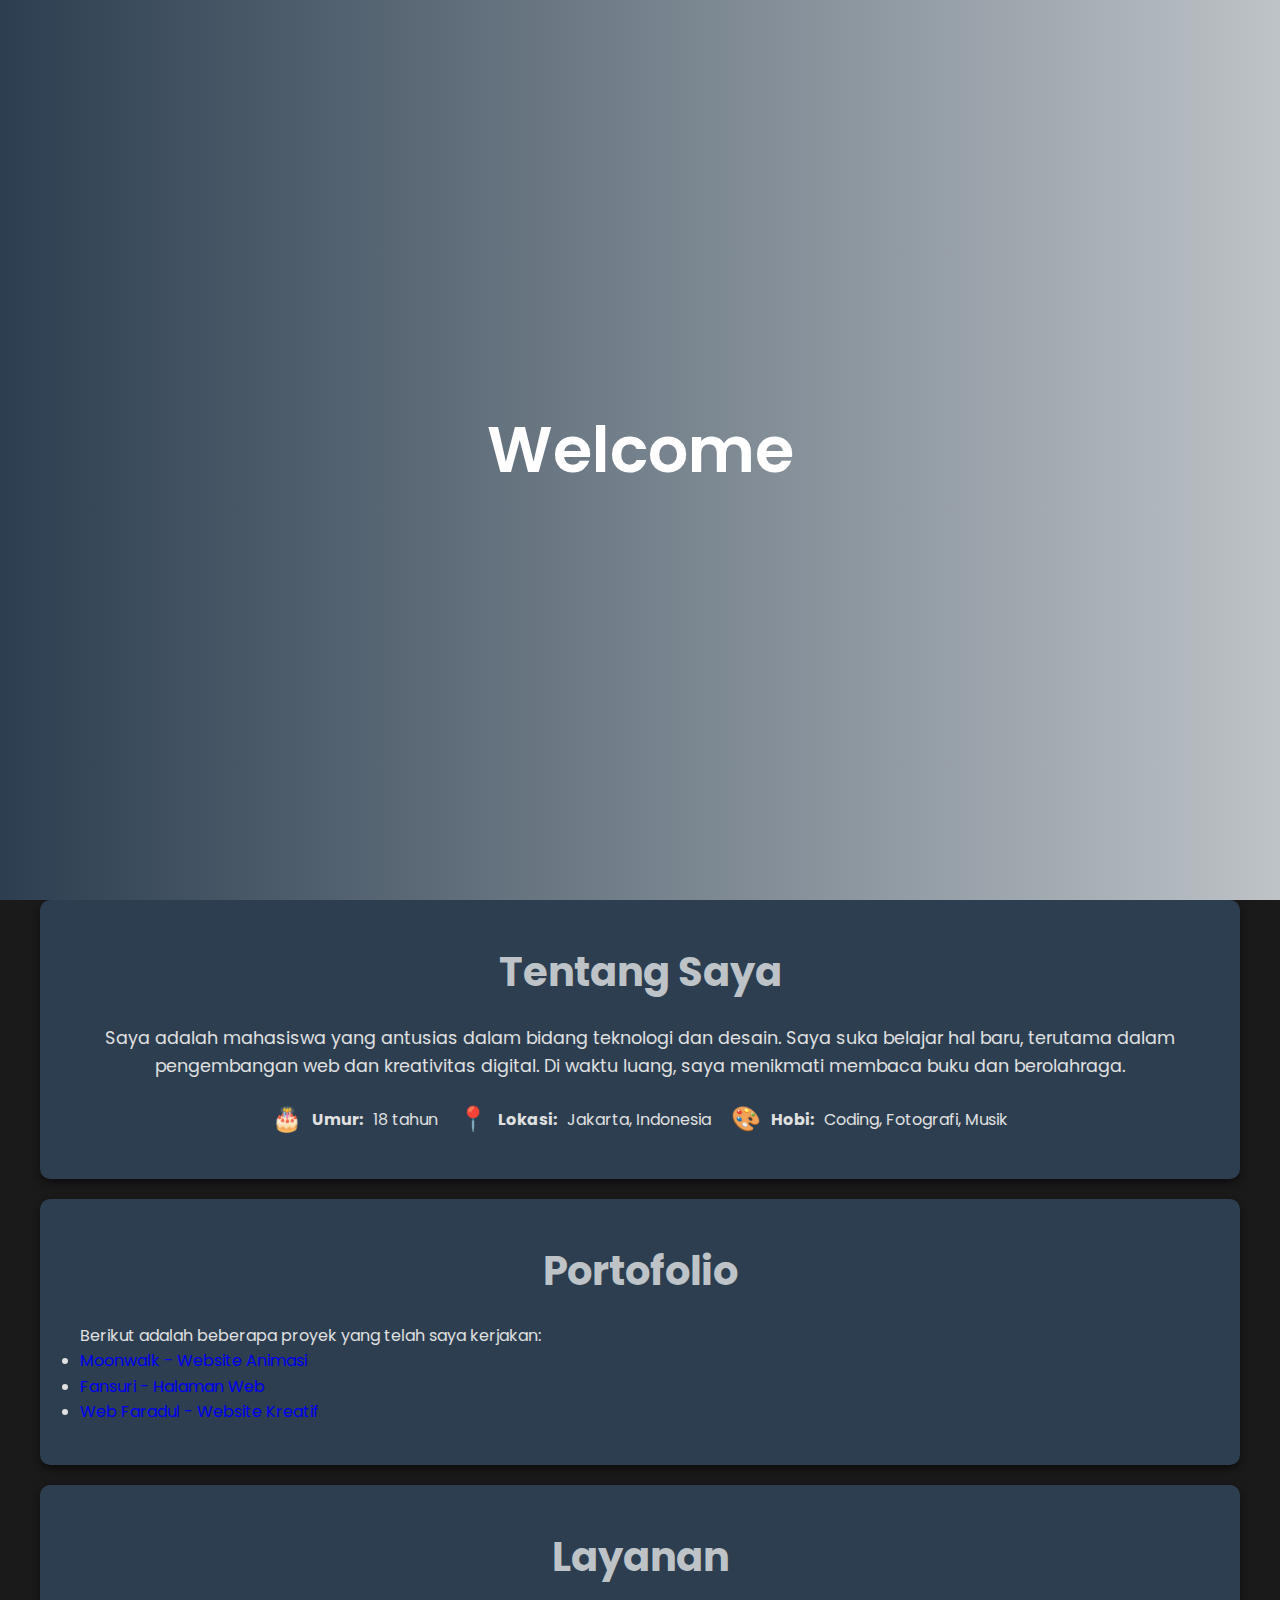
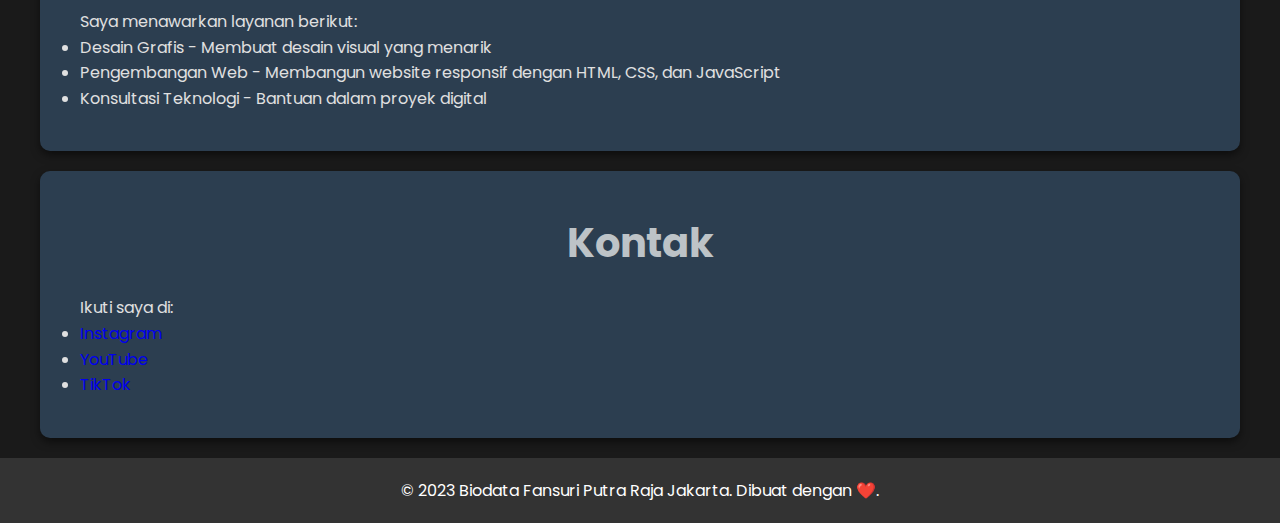
<file: index.html>
<!DOCTYPE html>
<html lang="id" style="scroll-behavior: smooth;">
<head>
    <meta charset="UTF-8" />
    <title>Landing Page Fansuri Putra Raja Jakarta</title>
    <meta name="viewport" content="width=device-width, initial-scale=1.0">
    <link href="https://fonts.googleapis.com/css2?family=Poppins:wght@300;400;600&display=swap" rel="stylesheet">
    <style>
        * {
            padding: 0;
            margin: 0;
            box-sizing: border-box;
            text-decoration: none;
        }
        body {
            font-family: 'Poppins', sans-serif;
            line-height: 1.6;
            color: #e0e0e0;
            background-color: #1a1a1a;
        }
        .welcome-screen {
            position: fixed;
            top: 0;
            left: 0;
            width: 100%;
            height: 100vh;
            background: linear-gradient(to right, #2c3e50 0%, #bdc3c7 100%);
            color: white;
            display: flex;
            justify-content: center;
            align-items: center;
            z-index: 2000;
            animation: fadeOut 3s ease-in-out 2s forwards;
        }
        .welcome-screen h1 {
            font-size: 4rem;
            font-weight: 600;
            text-align: center;
        }
        @keyframes fadeOut {
            0% { opacity: 1; transform: translateY(0); }
            100% { opacity: 0; transform: translateY(-100px); }
        }
        .home {
            background: linear-gradient(to right, #2c3e50 0%, #bdc3c7 100%);
            color: white;
            padding: 100px 20px;
            text-align: center;
            min-height: 100vh;
            display: flex;
            flex-direction: column;
            justify-content: center;
        }
        .topbar {
            position: fixed;
            top: 0;
            width: 100%;
            background: rgba(0, 0, 0, 0.8);
            padding: 10px 20px;
            display: flex;
            justify-content: space-between;
            align-items: center;
            z-index: 1000;
        }
        .logo {
            font-size: 24px;
            font-weight: 600;
        }
        .navbar {
            display: flex;
        }
        .navbar a {
            color: white;
            margin: 0 15px;
            font-weight: 400;
            transition: color 0.3s;
        }
        .navbar a:hover, .navbar a.active {
            color: #ffd700;
        }
        .hero-content h1 {
            font-size: 3rem;
            margin-bottom: 20px;
        }
        .hero-content p {
            font-size: 1.2rem;
            margin-bottom: 30px;
        }
        .cta-button {
            display: inline-block;
            background: #ffd700;
            color: #2c3e50;
            padding: 15px 30px;
            font-size: 1.1rem;
            font-weight: 600;
            border-radius: 5px;
            text-decoration: none;
            transition: background 0.3s;
        }
        .cta-button:hover {
            background: #e6c200;
        }
        .hero-content .image-container {
            width: 150px;
            height: 150px;
            margin: 0 auto 20px auto;
            border: 5px solid white;
        }
        .hero-content img {
            width: 100%;
            height: 100%;
            object-fit: cover;
        }
        section {
            padding: 80px 20px;
            max-width: 1200px;
            margin: 0 auto;
        }
        section h2 {
            font-size: 2.5rem;
            margin-bottom: 20px;
            text-align: center;
            color: #bdc3c7;
        }
        .tentang, .portofolio, .layanan, .kontak {
            background: #2c3e50;
            margin-bottom: 20px;
            border-radius: 10px;
            box-shadow: 0 4px 8px rgba(0,0,0,0.5);
            padding: 40px;
            color: #e0e0e0;
        }
        .tentang p {
            font-size: 1.1rem;
            text-align: center;
        }
        .details {
            display: flex;
            justify-content: center;
            gap: 20px;
            margin-top: 20px;
        }
        .detail-item {
            display: flex;
            align-items: center;
            gap: 10px;
            font-size: 1rem;
        }
        .icon {
            font-size: 1.5rem;
        }
        .pendidikan ul, .keterampilan ul {
            list-style: none;
            padding: 0;
        }
        .pendidikan li, .keterampilan li {
            background: #34495e;
            margin: 10px 0;
            padding: 15px;
            border-left: 5px solid #bdc3c7;
            color: #e0e0e0;
        }
        footer {
            background: #333;
            color: white;
            text-align: center;
            padding: 20px;
        }
        /* Tablet */
        @media (max-width: 1024px) {
            .hero-content h1 {
                font-size: 2.5rem;
            }
            .hero-content p {
                font-size: 1.1rem;
            }
            .hero-content img {
                width: 120px;
                height: 120px;
            }
            section h2 {
                font-size: 2.2rem;
            }
            .tentang, .portofolio, .layanan, .kontak {
                padding: 30px;
            }
        }
        /* Mobile */
        @media (max-width: 768px) {
            .topbar {
                flex-direction: column;
                padding: 10px;
            }
            .navbar {
                flex-wrap: wrap;
                justify-content: center;
            }
            .navbar a {
                margin: 5px 10px;
                font-size: 14px;
            }
            .hero-content h1 {
                font-size: 2rem;
            }
            .hero-content p {
                font-size: 1rem;
            }
            .hero-content img {
                width: 100px;
                height: 100px;
            }
            section {
                padding: 60px 10px;
            }
            section h2 {
                font-size: 2rem;
            }
            .tentang, .portofolio, .layanan, .kontak {
                padding: 20px;
            }
            .tentang p {
                font-size: 1rem;
            }
            .details {
                flex-direction: column;
                gap: 10px;
            }
            .pendidikan li, .keterampilan li {
                padding: 10px;
            }
        }
        /* Small Mobile */
        @media (max-width: 480px) {
            .welcome-screen h1 {
                font-size: 2.5rem;
            }
            .logo {
                font-size: 18px;
            }
            .navbar a {
                margin: 5px;
                font-size: 12px;
            }
            .hero-content h1 {
                font-size: 1.5rem;
            }
            .hero-content p {
                font-size: 0.9rem;
            }
            .hero-content img {
                width: 80px;
                height: 80px;
            }
            section h2 {
                font-size: 1.8rem;
            }
            .tentang, .portofolio, .layanan, .kontak {
                padding: 15px;
                margin-bottom: 15px;
            }
            .pendidikan li, .keterampilan li {
                padding: 8px;
                font-size: 14px;
            }
            footer {
                padding: 15px;
                font-size: 14px;
            }
        }
    </style>
</head>
<body>
    <!-- Welcome Screen -->
    <div class="welcome-screen" id="welcome-screen">
        <h1>Welcome</h1>
    </div>

    <!-- Home -->
    <div class="home" id="home">
        <div class="topbar">
            <div class="logo">Fansuri Putra Raja Jakarta</div>
            <div class="navbar">
                <a href="#tentang">Tentang</a>
                <a href="#portofolio">Portofolio</a>
                <a href="#layanan">Layanan</a>
                <a href="#kontak">Kontak</a>
            </div>
        </div>
        <div class="hero-content">
            <div class="image-container">
                <img src="img/ini_gambar.jpeg" alt="Foto Profil Fansuri Putra Raja Jakarta">
            </div>
            <h1>Fansuri Putra Raja Jakarta - Web Developer & Designer</h1>
            <p>Saya adalah mahasiswa yang antusias dalam pengembangan web dan desain grafis. Mari lihat portofolio saya dan hubungi saya untuk proyek menarik!</p>
            <a href="#portofolio" class="cta-button">Lihat Portofolio</a>
        </div>
    </div>

    <!-- Tentang -->
    <section id="tentang" class="tentang">
        <h2>Tentang Saya</h2>
        <p>Saya adalah mahasiswa yang antusias dalam bidang teknologi dan desain. Saya suka belajar hal baru, terutama dalam pengembangan web dan kreativitas digital. Di waktu luang, saya menikmati membaca buku dan berolahraga.</p>
        <div class="details">
            <div class="detail-item">
                <span class="icon">🎂</span>
                <strong>Umur:</strong> 18 tahun
            </div>
            <div class="detail-item">
                <span class="icon">📍</span>
                <strong>Lokasi:</strong> Jakarta, Indonesia
            </div>
            <div class="detail-item">
                <span class="icon">🎨</span>
                <strong>Hobi:</strong> Coding, Fotografi, Musik
            </div>
        </div>
    </section>

    <!-- Portofolio -->
    <section id="portofolio" class="portofolio">
        <h2>Portofolio</h2>
        <p>Berikut adalah beberapa proyek yang telah saya kerjakan:</p>
        <ul>
            <li><a href="moonwalk/index.html" target="_blank">Moonwalk - Website Animasi</a></li>
            <li><a href="web/fansuri.html" target="_blank">Fansuri - Halaman Web</a></li>
            <li><a href="web_faradul/index.html" target="_blank">Web Faradul - Website Kreatif</a></li>
        </ul>
    </section>

    <!-- Layanan -->
    <section id="layanan" class="layanan">
        <h2>Layanan</h2>
        <p>Saya menawarkan layanan berikut:</p>
        <ul>
            <li>Desain Grafis - Membuat desain visual yang menarik</li>
            <li>Pengembangan Web - Membangun website responsif dengan HTML, CSS, dan JavaScript</li>
            <li>Konsultasi Teknologi - Bantuan dalam proyek digital</li>
        </ul>
    </section>

    <!-- Kontak -->
    <section id="kontak" class="kontak">
        <h2>Kontak</h2>
        <p>Ikuti saya di:</p>
        <ul>
            <li><a href="https://www.instagram.com/fansuri_raja?igsh=MWlqMHpiaHM4NDZidw==" target="_blank">Instagram</a></li>
            <li><a href="https://youtube.com/@fansuriraja?si=v68B24B1az9a6K25" target="_blank">YouTube</a></li>
            <li><a href="https://www.tiktok.com/@leax_want?_r=1&_t=ZS-91JTlrd1nDM" target="_blank">TikTok</a></li>
        </ul>
    </section>

    <!-- Footer -->
    <footer>
        <p>&copy; 2023 Biodata Fansuri Putra Raja Jakarta. Dibuat dengan ❤️.</p>
    </footer>

    <script>
        // Remove welcome screen after animation ends
        const welcomeScreen = document.getElementById('welcome-screen');
        welcomeScreen.addEventListener('animationend', () => {
            welcomeScreen.remove();
        });

        // Function to reveal image on hover or touch
        const img = document.querySelector('.hero-content .image-container img');
        img.addEventListener('mouseenter', () => {
            img.classList.add('revealed');
        });
        img.addEventListener('mouseleave', () => {
            img.classList.remove('revealed');
        });
        img.addEventListener('touchstart', () => {
            img.classList.add('revealed');
        });
        img.addEventListener('touchend', () => {
            img.classList.remove('revealed');
        });

        // Simple script to highlight active navbar link on scroll
        window.addEventListener('scroll', () => {
            const sections = document.querySelectorAll('section');
            const navLinks = document.querySelectorAll('.navbar a');
            let current = '';
            sections.forEach(section => {
                const sectionTop = section.offsetTop;
                if (pageYOffset >= sectionTop - 60) {
                    current = section.getAttribute('id');
                }
            });
            navLinks.forEach(link => {
                link.classList.remove('active');
                if (link.getAttribute('href').includes(current)) {
                    link.classList.add('active');
                }
            });
        });
    </script>
</body>
</html>
</file>
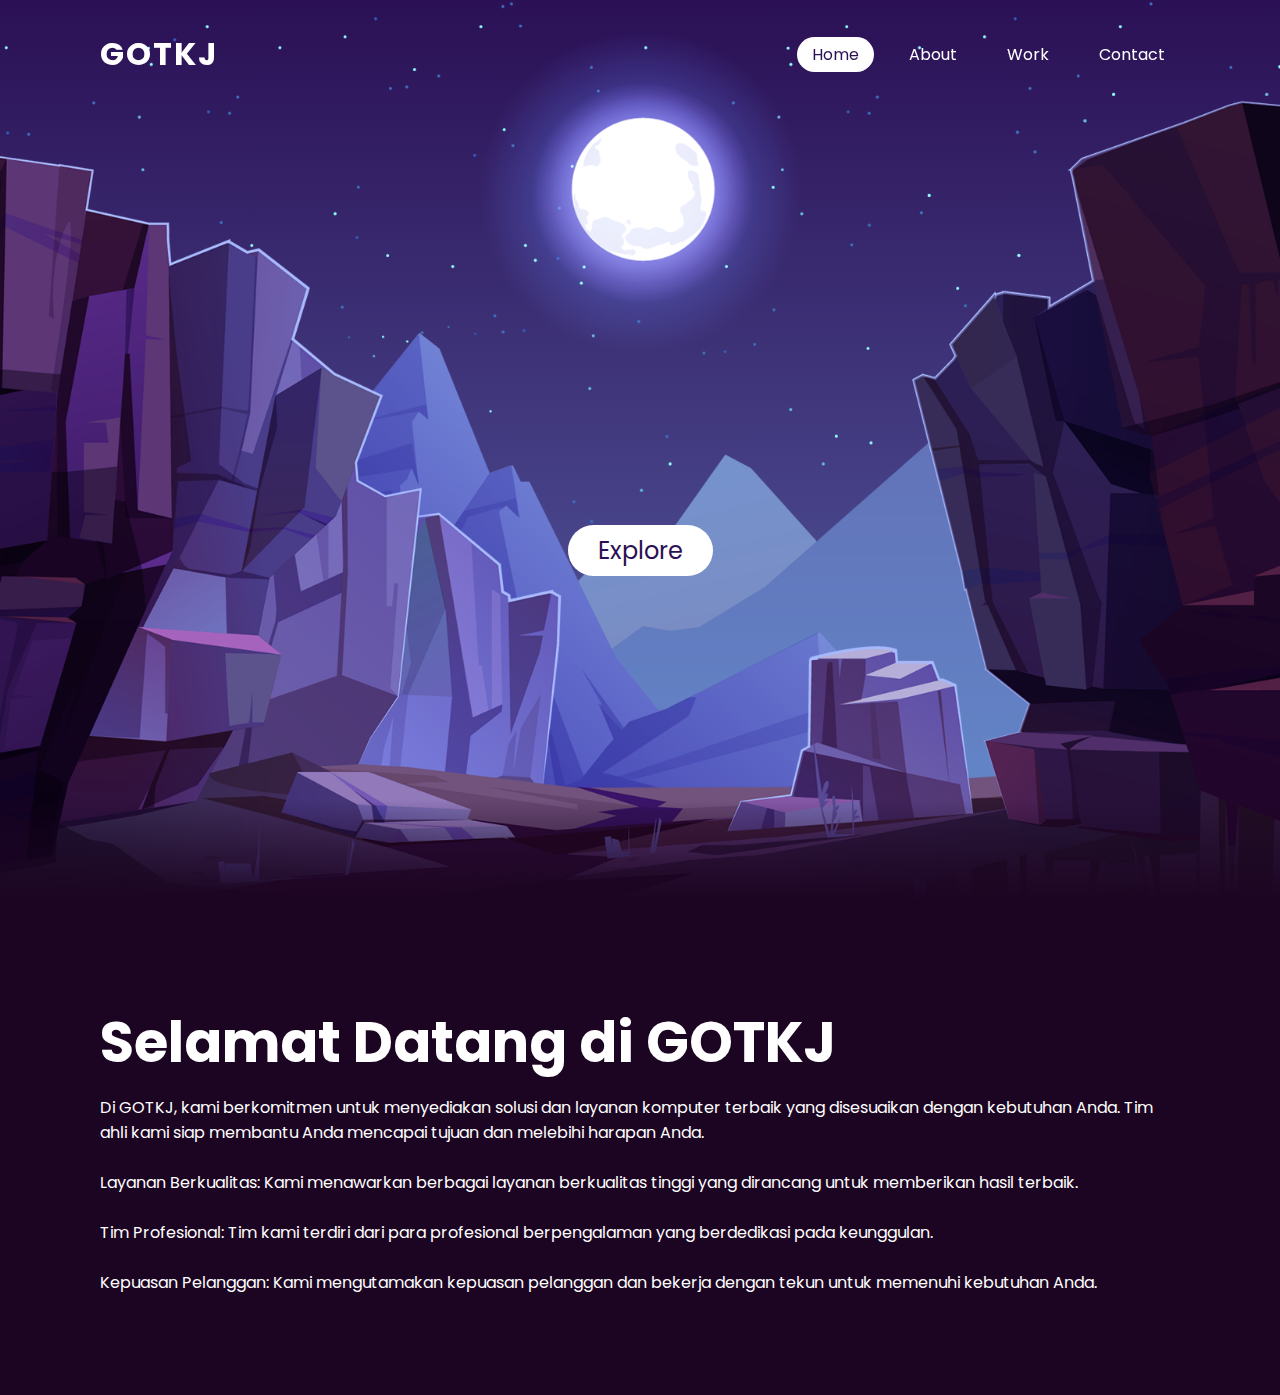
<file: moonwalk/index.html>
<!DOCTYPE html>
<html>
<head>
    <title>Praktek Company Profile</title>
    <link rel="stylesheet" type="text/css" href="style.css">
</head>
<body>
    <Header>
        <a href="#" class="logo">GOTKJ</a>
        <ul>
            <li><a href="index.html" class="active">Home</a></li>
            <li><a href="about.html">About</a></li>
            <li><a href="work.html">Work</a></li>
            <li><a href="contack.html">Contact</a></li>
        </ul>
    </Header>
    <section>
        <img src="stars.png" id="stars">
        <img src="moon.png" id="moon">
        <img src="mountains_behind.png" id="mountains_behind">
        <h2 id="text">GO TKJ</h2>
        <a href="#sec" id="btn">Explore</a>
        <img src="mountains_front.png" id="mountains_front">
    </section>
    <div class="sec" id="sec">
        <h2>Selamat Datang di GOTKJ</h2>
        <p> Di GOTKJ, kami berkomitmen untuk menyediakan solusi dan layanan komputer terbaik yang disesuaikan
             dengan kebutuhan Anda. Tim ahli kami siap membantu Anda mencapai tujuan dan melebihi harapan Anda.<br><br>Layanan Berkualitas: Kami 
            menawarkan berbagai layanan berkualitas tinggi yang dirancang untuk memberikan hasil terbaik.<br><br>
            Tim Profesional: Tim kami terdiri dari para profesional berpengalaman yang berdedikasi pada keunggulan.<br><br>
            Kepuasan Pelanggan: Kami mengutamakan kepuasan pelanggan dan bekerja dengan tekun untuk memenuhi kebutuhan Anda.
        </p>
    </div>

    <script>
        let stars = document.getElementById('stars');
        let moon = document.getElementById('moon');
        let mountains_behind = document.getElementById('mountains_behind');
        let text = document.getElementById('text');
        let btn = document.getElementById('btn');
        let mountains_front = document.getElementById('mountains_front');
        let header = document.querySelector('header');

        window.addEventListener('scroll', function(){
            let value = window.scrollY;
            stars.style.left = value * 0.25 + 'px';
            moon.style.top = value * 1.05 + 'px';
            mountains_behind.style.top = value * 0.5 + 'px';
            mountains_front.style.top = value * 0 + 'px';
            text.style.marginRight = value * 4 + 'px';
            text.style.margintop = value * 1.5 + 'px';
            btn.style.margintop = value * 1.5 + 'px';
            header.style.top = value * 0.5 + 'px';
        })
    </script>
</body>
</html>
</file>
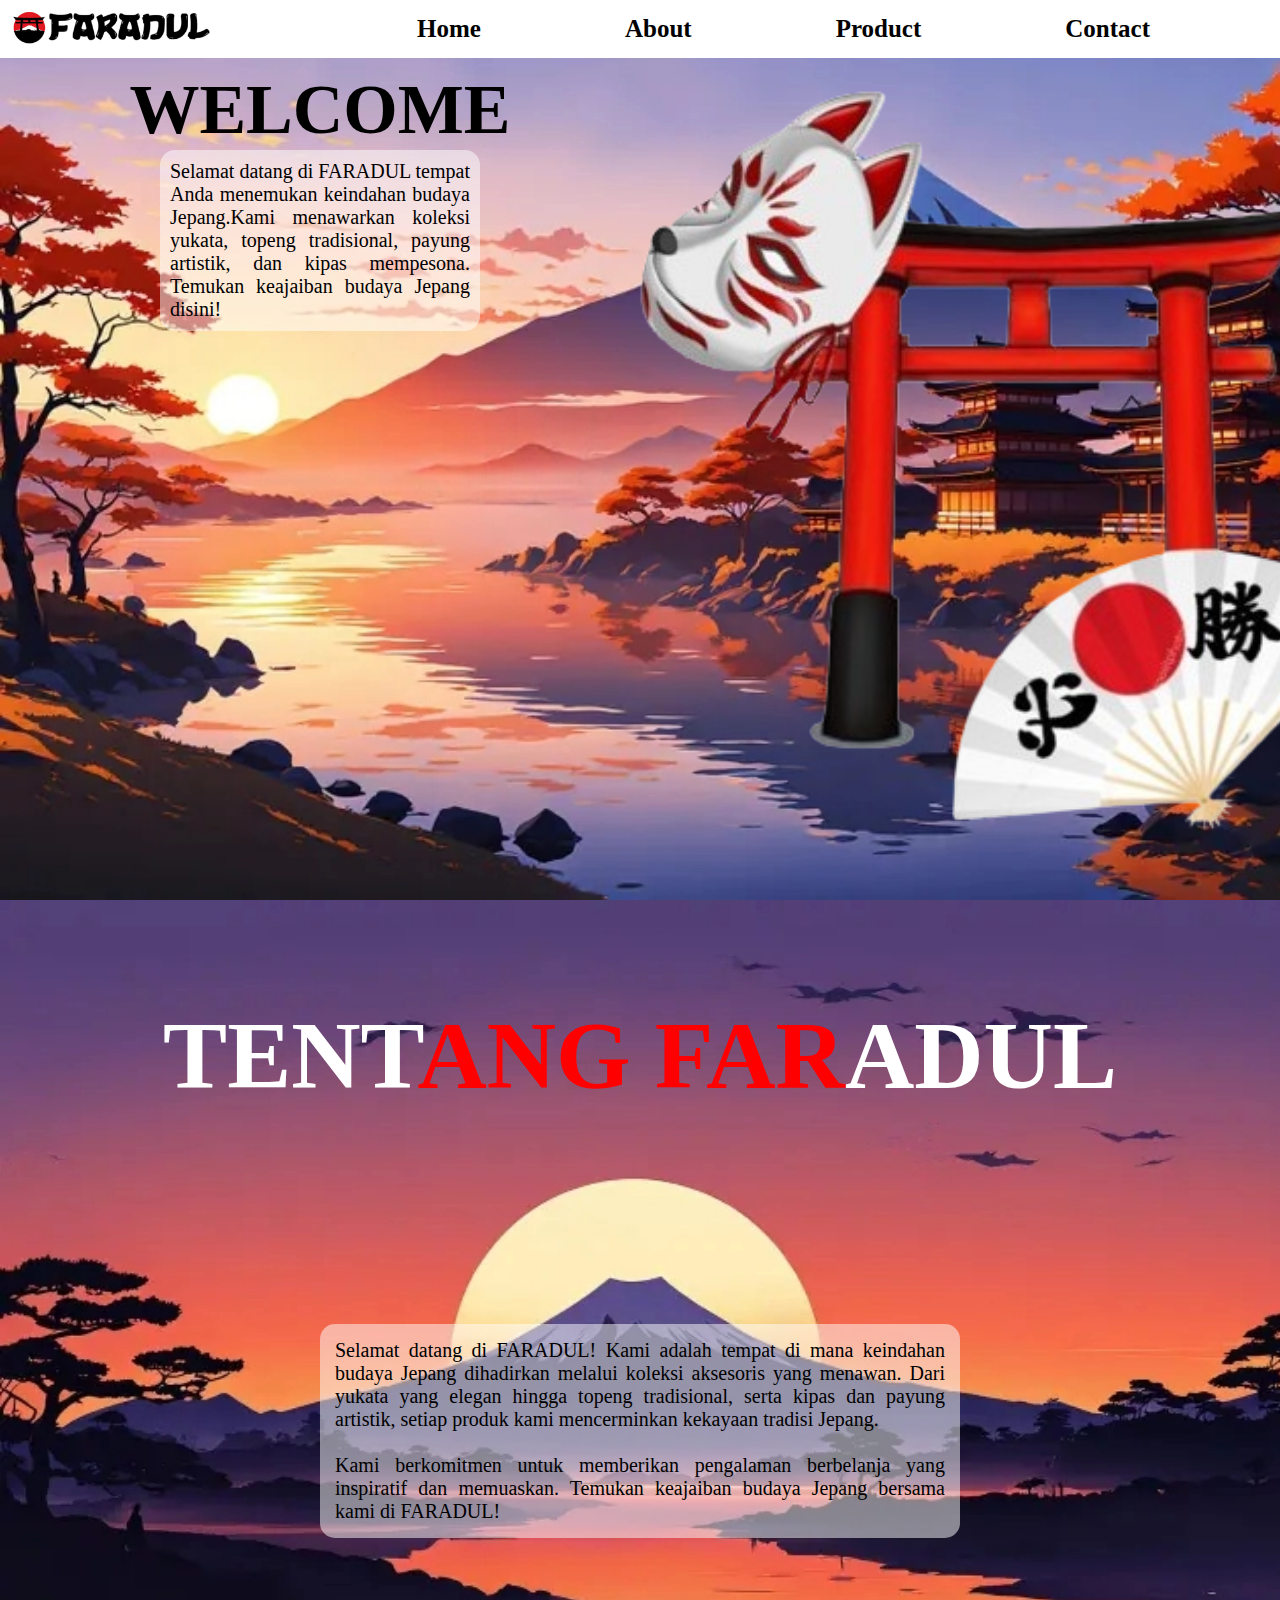
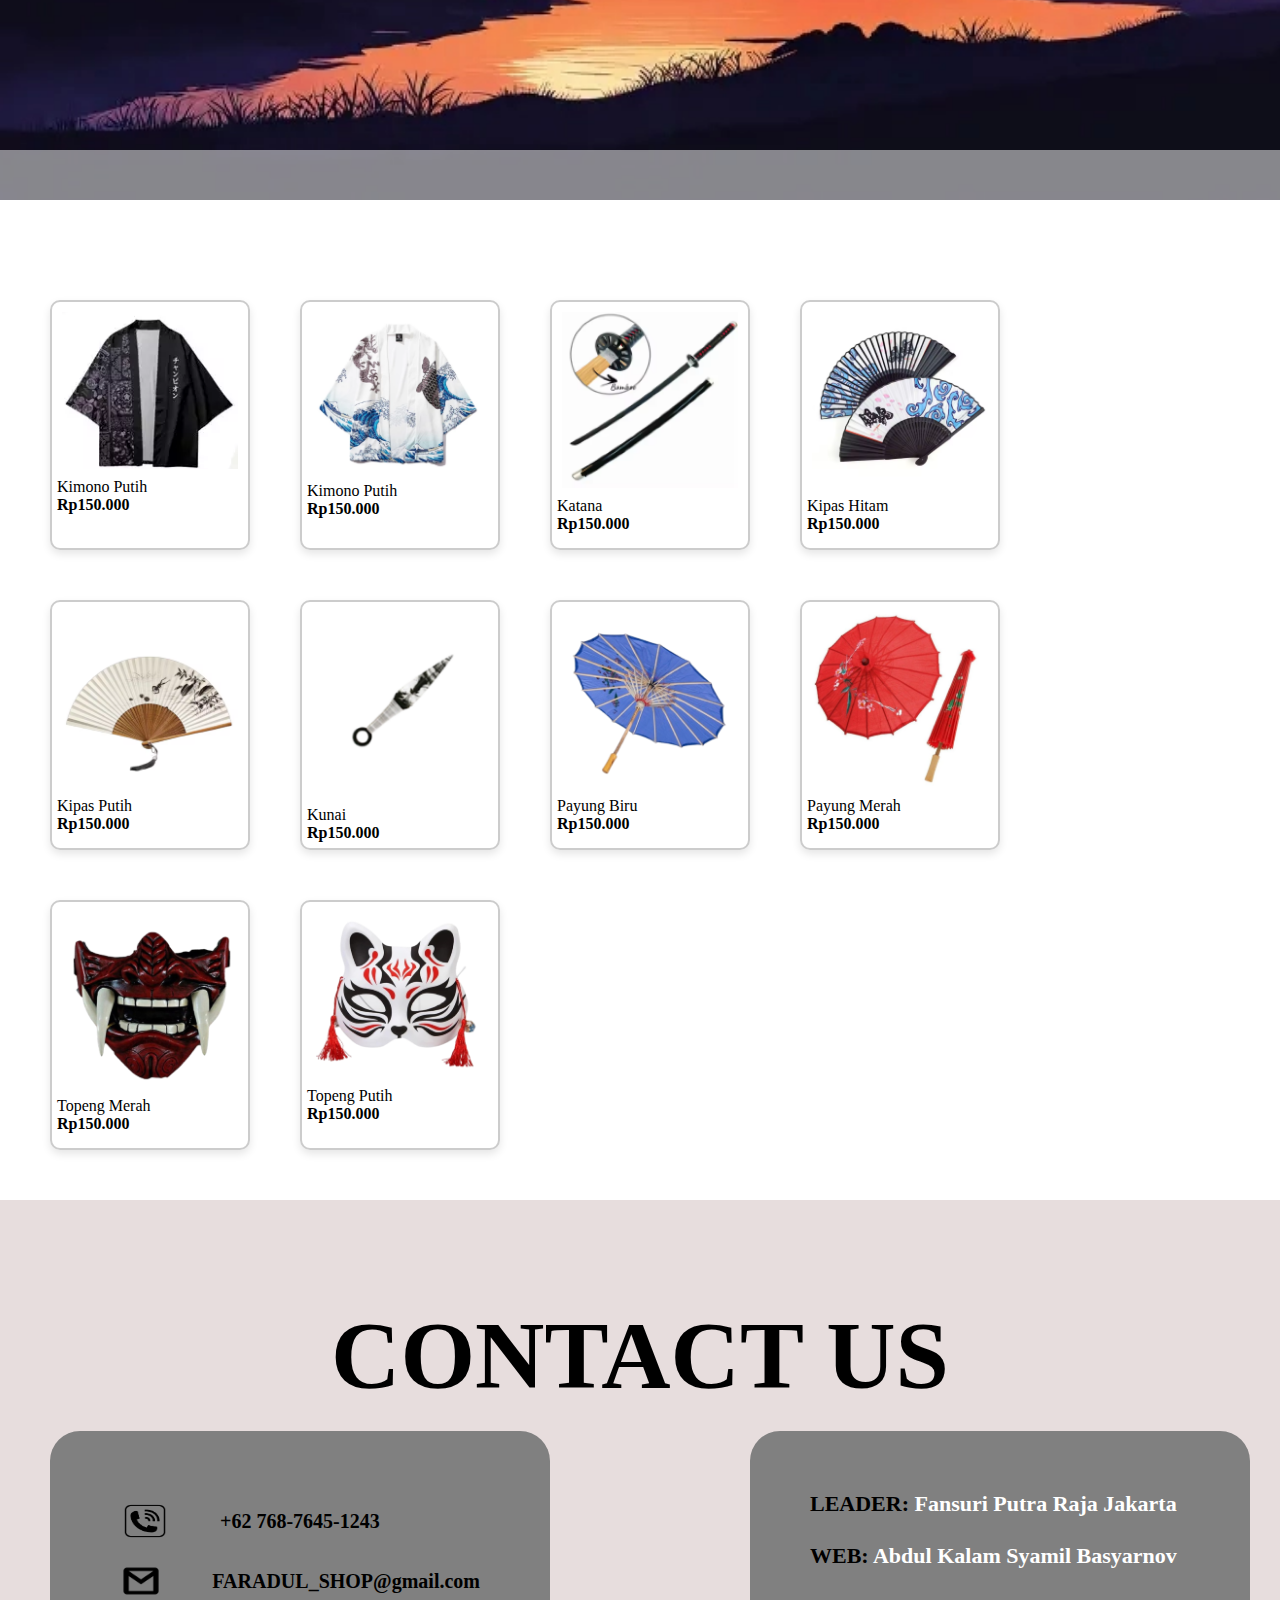
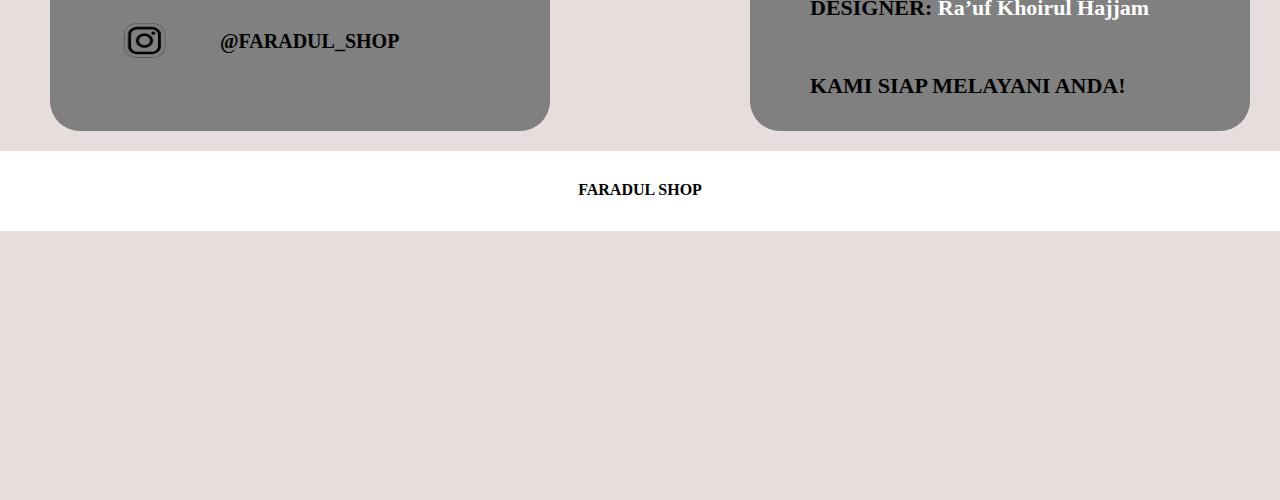
<file: web_faradul/index.html>
<!DOCTYPE html>
<html lang="en" style="scroll-behavior: smooth;">

<head>
    <meta charset="UTF-8">
    <meta name="viewport" content="width=device-width, initial-scale=1.0">
    <title>FARADUL</title>
    <link rel="stylesheet" href="style.css">
    <link href="https://fonts.googleapis.com/css2?family=Rubik+Spray+Paint&display=swap" rel="stylesheet">
</head>

<body>

    <!-- home -->
    <div id="home" class="home">
        <div class="topbar">
            <div class="logo">
                <img src="img/Jepang.png" alt="logo">
            </div>

            <div class="navbar">
                <a href="#home">Home</a>
                <a href="#about">About</a>
                <a href="#product">Product</a>
                <a href="#contact">Contact</a>
            </div>
        </div>

        <div class="hero">

            <div class="welcome">
                <h1>WELCOME</h1>
            </div>

            <div class="desc">
                <p>Selamat datang di FARADUL tempat Anda menemukan keindahan budaya
                    Jepang.Kami menawarkan koleksi yukata,
                    topeng tradisional, payung artistik, dan
                    kipas mempesona. Temukan keajaiban
                    budaya Jepang disini!</p>
            </div>


        </div>
        <div class="gambar">
            <img src="img/gambar2.png" alt="gambarsamping">
        </div>
    </div>


    <!-- about -->
    <div id="about" class="about">
        <div class="tentang">
            <h1>TENT<span>ANG FAR</span>ADUL</h1>
        </div>

        <div class="desc1">
            <p>Selamat datang di FARADUL! Kami adalah tempat di mana
                keindahan budaya Jepang dihadirkan melalui koleksi
                aksesoris yang menawan. Dari yukata yang elegan hingga
                topeng tradisional, serta kipas dan payung artistik, setiap
                produk kami mencerminkan kekayaan tradisi Jepang.<br><br>
                Kami berkomitmen untuk memberikan pengalaman
                berbelanja yang inspiratif dan memuaskan. Temukan
                keajaiban budaya Jepang bersama kami di FARADUL!</p>
        </div>

        <div class="kotak"></div>
    </div>


    <!-- product -->
    <div id="product" class="product">
        <div class="card">
            <img src="img/bajuhitam.png" alt="baju">
            <p>Kimono Putih</p>
            <b>Rp150.000</b>
        </div>
        <div class="card">
            <img src="img/bajuputih.png" alt="baju">
            <p>Kimono Putih</p>
            <b>Rp150.000</b>
        </div>
        <div class="card">
            <img src="img/katana.png" alt="baju">
            <p>Katana</p>
            <b>Rp150.000</b>
        </div>
        <div class="card">
            <img src="img/kipashitam.png" alt="baju">
            <p>Kipas Hitam</p>
            <b>Rp150.000</b>
        </div>
        <div class="card">
            <img src="img/kipasputih.png" alt="baju">
            <p>Kipas Putih</p>
            <b>Rp150.000</b>
        </div>
        <div class="card">
            <img src="img/kunai.png" alt="baju">
            <p>Kunai</p>
            <b>Rp150.000</b>
        </div>
        <div class="card">
            <img src="img/payungbiru.png" alt="baju">
            <p>Payung Biru</p>
            <b>Rp150.000</b>
        </div>
        <div class="card">
            <img src="img/payungmerah.png" alt="baju">
            <p>Payung Merah</p>
            <b>Rp150.000</b>
        </div>
        <div class="card">
            <img src="img/topengmerah.png" alt="baju">
            <p>Topeng Merah</p>
            <b>Rp150.000</b>
        </div>
        <div class="card">
            <img src="img/topengputih.png" alt="baju">
            <p>Topeng Putih</p>
            <b>Rp150.000</b>
        </div>
    </div>


    <!-- contact -->
    <div id="contact" class="contact">
        <div class="hayu">
            <h1>CONTACT US</h1>
        </div>
        <div class="balok">
            <div class="sosmed">
                <div class="cardsosmed">
                    <img src="img/telepon.png" alt="hp">
                    <b>+62 768-7645-1243</b>
                </div>
                <div class="cardsosmed">
                    <img src="img/email.png" alt="mail">
                    <b>FARADUL_SHOP@gmail.com</b>
                </div>
                <div class="cardsosmed">
                    <img src="img/ig.png" alt="ig coy">
                    <b>@FARADUL_SHOP</b>
                </div>
            </div>
            <div class="operator">
                <b>LEADER: <span>Fansuri Putra Raja Jakarta</span></b>
                <br><br>
                <b>WEB: <span>Abdul Kalam Syamil Basyarnov</span></b>
                <br><br>
                <b>DESIGNER: <span>Ra’uf Khoirul Hajjam</span></b>
                <br><br><br>
                <b>KAMI SIAP MELAYANI ANDA!</b>
            </div>
        </div>
        <div class="bawah">
            <b>FARADUL SHOP</b>
        </div>
    </div>
</body>

</html>
</file>
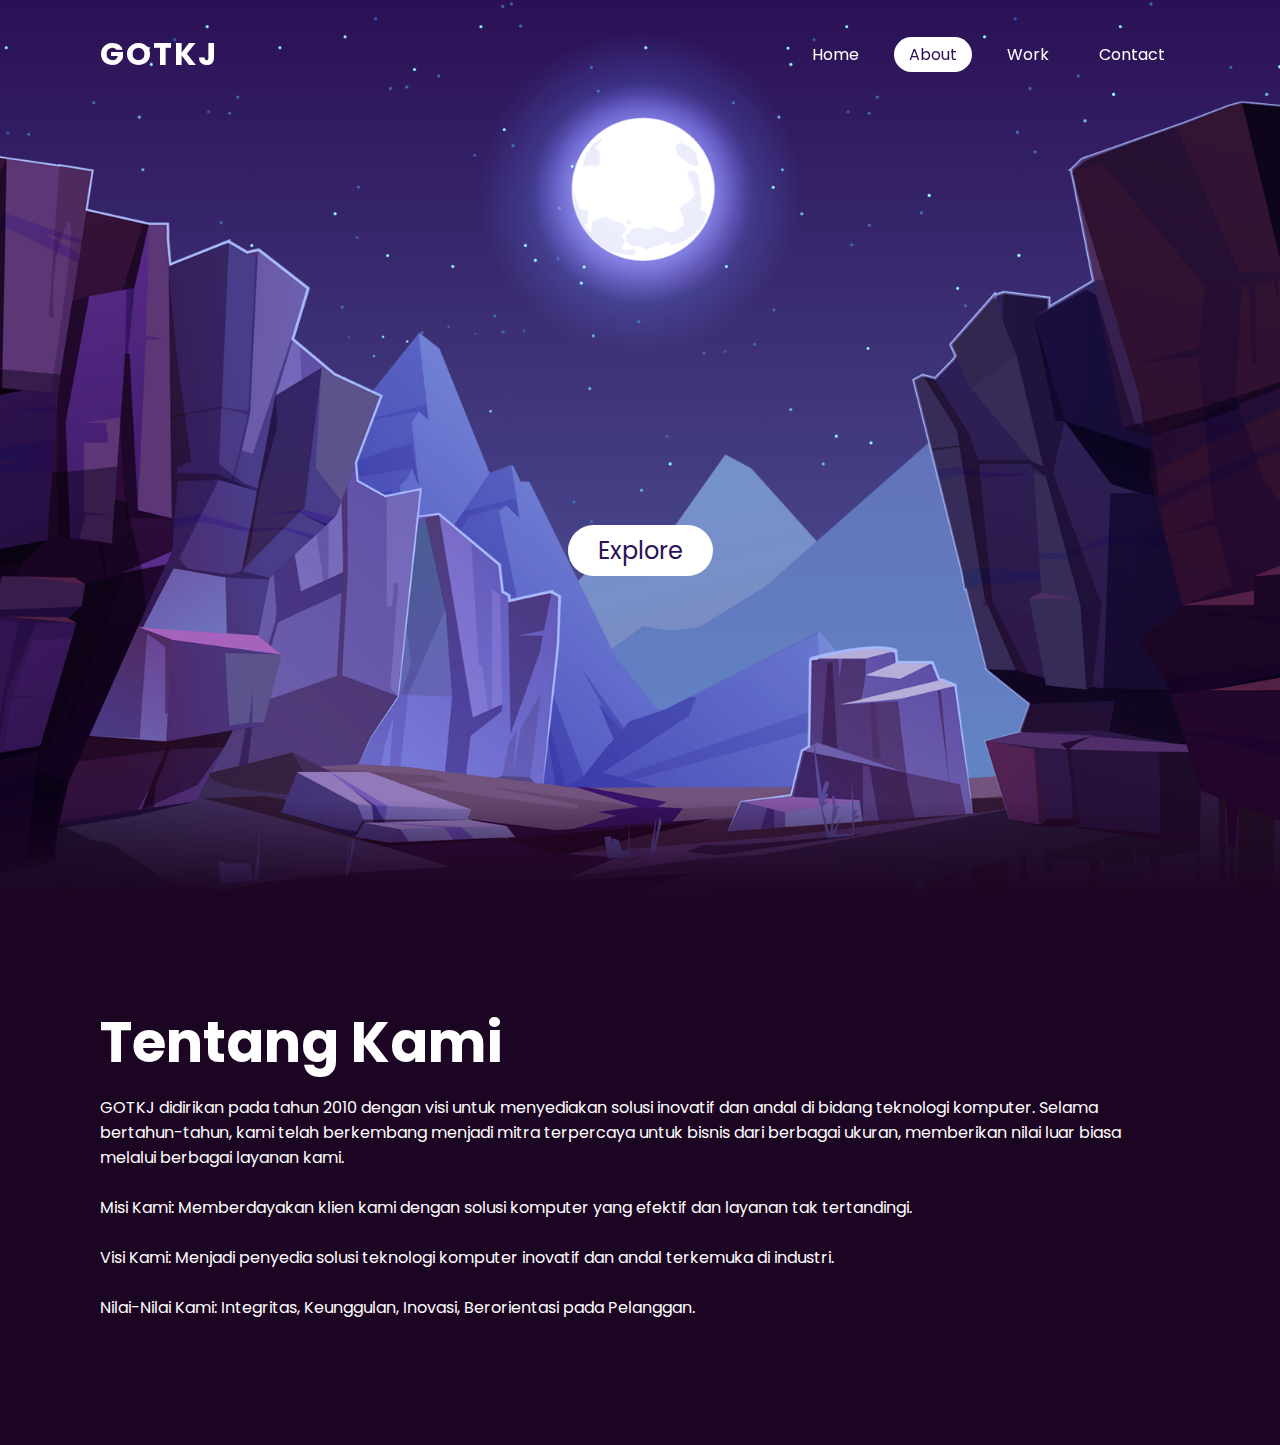
<file: moonwalk/about.html>
<!DOCTYPE html>
<html>
<head>
    <title>Praktek Company Profile</title>
    <link rel="stylesheet" type="text/css" href="style.css">
</head>
<body>
    <Header>
        <a href="#" class="logo">GOTKJ</a>
        <ul>
            <li><a href="index.html">Home</a></li>
            <li><a href="about.html" class="active">About</a></li>
            <li><a href="work.html">Work</a></li>
            <li><a href="contack.html">Contact</a></li>
        </ul>
    </Header>
    <section>
        <img src="stars.png" id="stars">
        <img src="moon.png" id="moon">
        <img src="mountains_behind.png" id="mountains_behind">
        <h2 id="text">GO TKJ</h2>
        <a href="#sec" id="btn">Explore</a>
        <img src="mountains_front.png" id="mountains_front">
    </section>
    <div class="sec" id="sec">
        <h2>Tentang Kami</h2>
        <p> GOTKJ didirikan pada tahun 2010 dengan visi untuk menyediakan solusi inovatif dan andal di bidang teknologi komputer. Selama bertahun-tahun, kami telah berkembang menjadi mitra terpercaya untuk bisnis dari berbagai ukuran, memberikan nilai luar biasa melalui berbagai layanan kami.<br><br>

            Misi Kami: Memberdayakan klien kami dengan solusi komputer yang efektif dan layanan tak tertandingi.<br><br>
            Visi Kami: Menjadi penyedia solusi teknologi komputer inovatif dan andal terkemuka di industri.<br><br>
            Nilai-Nilai Kami: Integritas, Keunggulan, Inovasi, Berorientasi pada Pelanggan.<br><br></p>
    </div>

    <script>
        let stars = document.getElementById('stars');
        let moon = document.getElementById('moon');
        let mountains_behind = document.getElementById('mountains_behind');
        let text = document.getElementById('text');
        let btn = document.getElementById('btn');
        let mountains_front = document.getElementById('mountains_front');
        let header = document.querySelector('header');

        window.addEventListener('scroll', function(){
            let value = window.scrollY;
            stars.style.left = value * 0.25 + 'px';
            moon.style.top = value * 1.05 + 'px';
            mountains_behind.style.top = value * 0.5 + 'px';
            mountains_front.style.top = value * 0 + 'px';
            text.style.marginRight = value * 4 + 'px';
            text.style.margintop = value * 1.5 + 'px';
            btn.style.margintop = value * 1.5 + 'px';
            header.style.top = value * 0.5 + 'px';
        })
    </script>
</body>
</html>
</file>
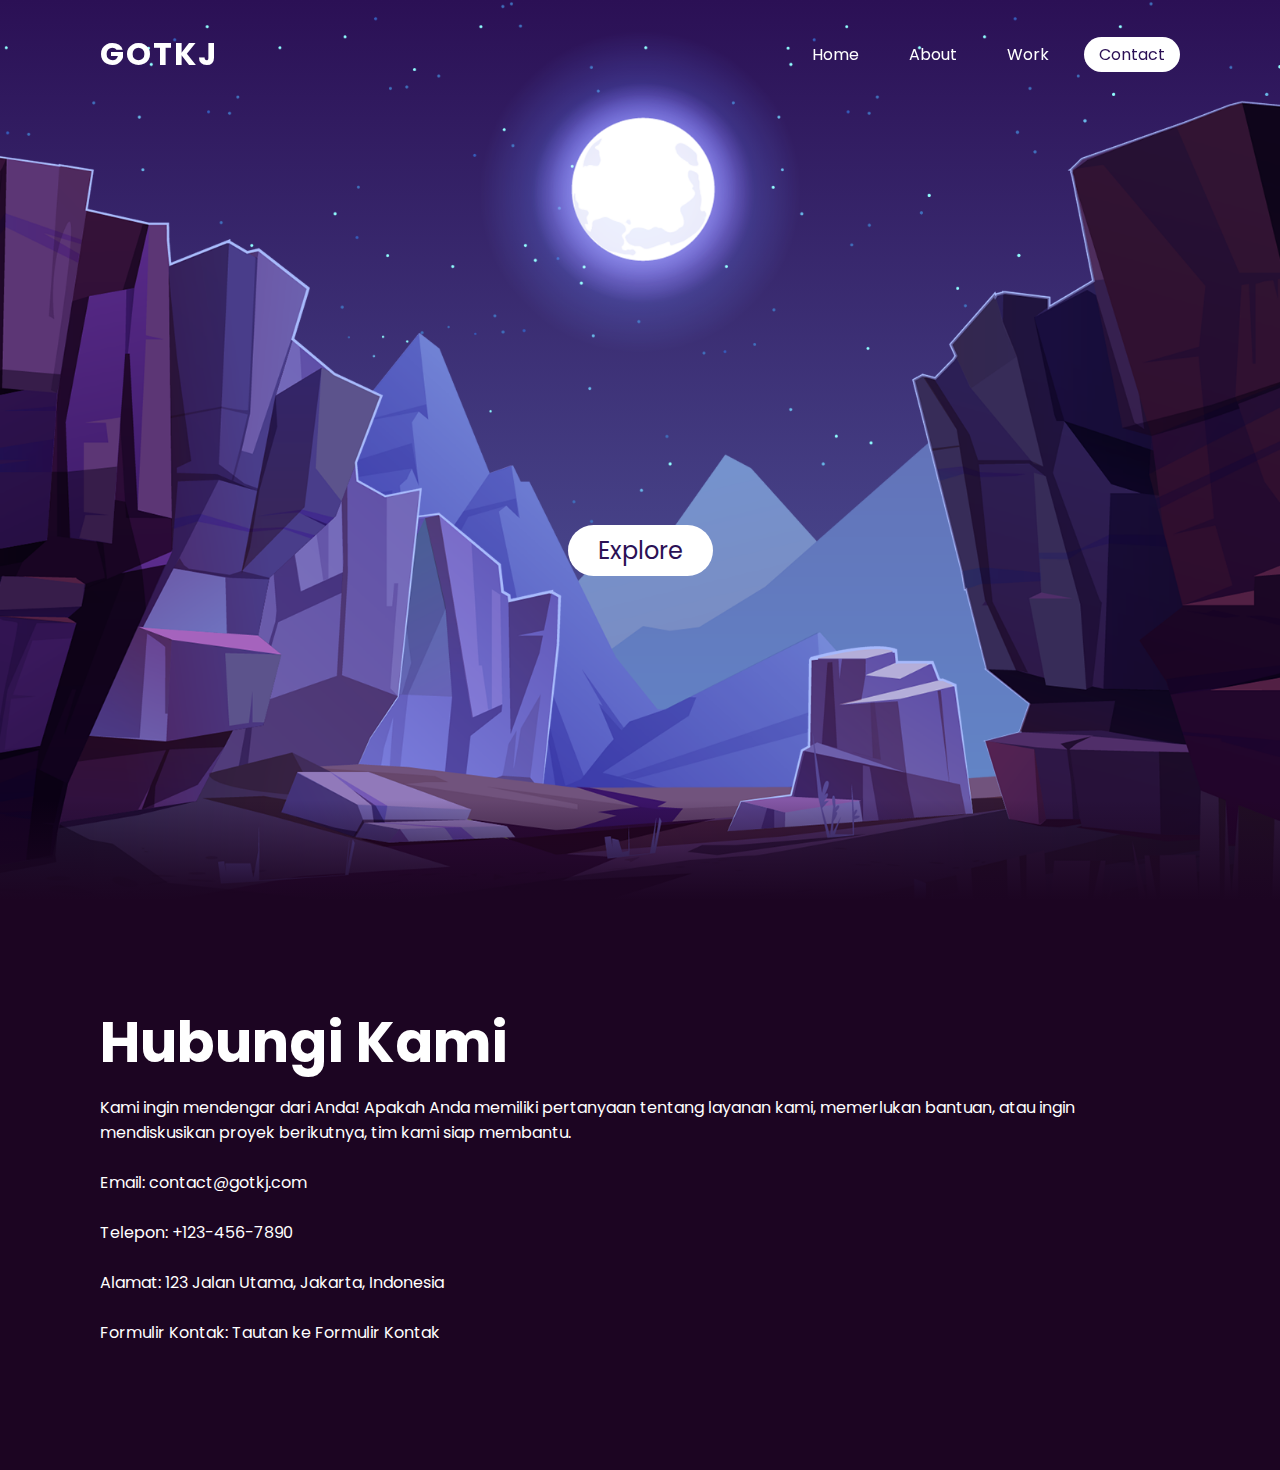
<file: moonwalk/contack.html>
<!DOCTYPE html>
<html>
<head>
    <title>Praktek Company Profile</title>
    <link rel="stylesheet" type="text/css" href="style.css">
</head>
<body>
    <Header>
        <a href="#" class="logo">GOTKJ</a>
        <ul>
            <li><a href="index.html">Home</a></li>
            <li><a href="about.html">About</a></li>
            <li><a href="work.html">Work</a></li>
            <li><a href="contack.html" class="active">Contact</a></li>
        </ul>
    </Header>
    <section>
        <img src="stars.png" id="stars">
        <img src="moon.png" id="moon">
        <img src="mountains_behind.png" id="mountains_behind">
        <h2 id="text">GO TKJ</h2>
        <a href="#sec" id="btn">Explore</a>
        <img src="mountains_front.png" id="mountains_front">
    </section>
    <div class="sec" id="sec">
        <h2>Hubungi Kami</h2>
        <p>Kami ingin mendengar dari Anda! Apakah Anda memiliki pertanyaan tentang layanan kami, memerlukan bantuan, atau ingin mendiskusikan proyek berikutnya, tim kami siap membantu.<br><br>

            Email: contact@gotkj.com<br><br>
            Telepon: +123-456-7890<br><br>
            Alamat: 123 Jalan Utama, Jakarta, Indonesia<br><br>
            Formulir Kontak: Tautan ke Formulir Kontak<br><br>
        </p>
    </div>

    <script>
        let stars = document.getElementById('stars');
        let moon = document.getElementById('moon');
        let mountains_behind = document.getElementById('mountains_behind');
        let text = document.getElementById('text');
        let btn = document.getElementById('btn');
        let mountains_front = document.getElementById('mountains_front');
        let header = document.querySelector('header');

        window.addEventListener('scroll', function(){
            let value = window.scrollY;
            stars.style.left = value * 0.25 + 'px';
            moon.style.top = value * 1.05 + 'px';
            mountains_behind.style.top = value * 0.5 + 'px';
            mountains_front.style.top = value * 0 + 'px';
            text.style.marginRight = value * 4 + 'px';
            text.style.margintop = value * 1.5 + 'px';
            btn.style.margintop = value * 1.5 + 'px';
            header.style.top = value * 0.5 + 'px';
        })
    </script>
</body>
</html>
</file>
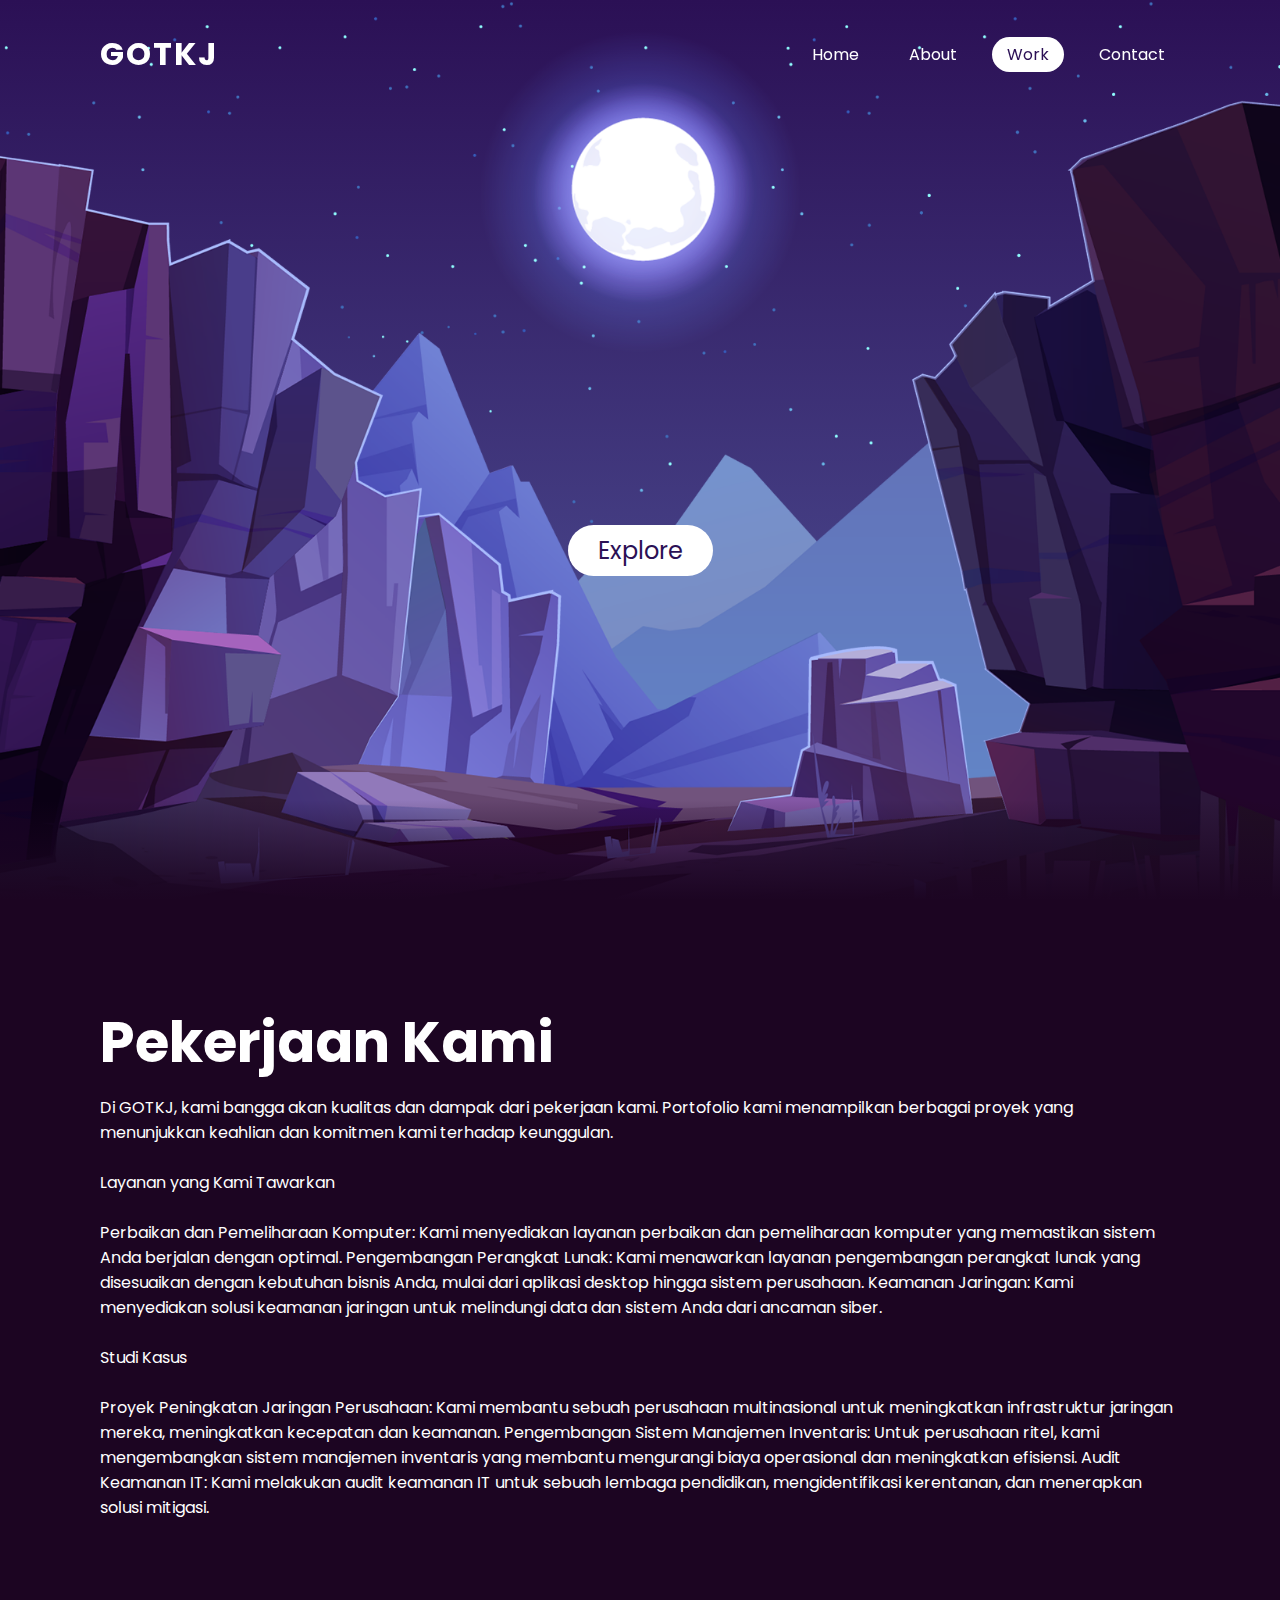
<file: moonwalk/work.html>
<!DOCTYPE html>
<html>
<head>
    <title>Praktek Company Profile</title>
    <link rel="stylesheet" type="text/css" href="style.css">
</head>
<body>
    <Header>
        <a href="#" class="logo">GOTKJ</a>
        <ul>
            <li><a href="index.html">Home</a></li>
            <li><a href="about.html">About</a></li>
            <li><a href="work.html" class="active">Work</a></li>
            <li><a href="contack.html">Contact</a></li>
        </ul>
    </Header>
    <section>
        <img src="stars.png" id="stars">
        <img src="moon.png" id="moon">
        <img src="mountains_behind.png" id="mountains_behind">
        <h2 id="text">GO TKJ</h2>
        <a href="#sec" id="btn">Explore</a>
        <img src="mountains_front.png" id="mountains_front">
    </section>
    <div class="sec" id="sec">
        <h2>Pekerjaan Kami</h2>
        <p> Di GOTKJ, kami bangga akan kualitas dan dampak dari pekerjaan kami. Portofolio kami menampilkan berbagai proyek yang menunjukkan keahlian dan komitmen kami terhadap keunggulan.<br><br>

            Layanan yang Kami Tawarkan<br><br>
            Perbaikan dan Pemeliharaan Komputer: Kami menyediakan layanan perbaikan dan pemeliharaan komputer yang memastikan sistem Anda berjalan dengan optimal.
            Pengembangan Perangkat Lunak: Kami menawarkan layanan pengembangan perangkat lunak yang disesuaikan dengan kebutuhan bisnis Anda, mulai dari aplikasi desktop hingga sistem perusahaan.
            Keamanan Jaringan: Kami menyediakan solusi keamanan jaringan untuk melindungi data dan sistem Anda dari ancaman siber.<br><br>
            Studi Kasus<br><br>
            Proyek Peningkatan Jaringan Perusahaan: Kami membantu sebuah perusahaan multinasional untuk meningkatkan infrastruktur jaringan mereka, meningkatkan kecepatan dan keamanan.
            Pengembangan Sistem Manajemen Inventaris: Untuk perusahaan ritel, kami mengembangkan sistem manajemen inventaris yang membantu mengurangi biaya operasional dan meningkatkan efisiensi.
            Audit Keamanan IT: Kami melakukan audit keamanan IT untuk sebuah lembaga pendidikan, mengidentifikasi kerentanan, dan menerapkan solusi mitigasi.<br><br>
        </p>
    </div>

    <script>
        let stars = document.getElementById('stars');
        let moon = document.getElementById('moon');
        let mountains_behind = document.getElementById('mountains_behind');
        let text = document.getElementById('text');
        let btn = document.getElementById('btn');
        let mountains_front = document.getElementById('mountains_front');
        let header = document.querySelector('header');

        window.addEventListener('scroll', function(){
            let value = window.scrollY;
            stars.style.left = value * 0.25 + 'px';
            moon.style.top = value * 1.05 + 'px';
            mountains_behind.style.top = value * 0.5 + 'px';
            mountains_front.style.top = value * 0 + 'px';
            text.style.marginRight = value * 4 + 'px';
            text.style.margintop = value * 1.5 + 'px';
            btn.style.margintop = value * 1.5 + 'px';
            header.style.top = value * 0.5 + 'px';
        })
    </script>
</body>
</html>
</file>
<file: moonwalk/style.css>
@import url('https://fonts.googleapis.com/css?family=Poppins:300,400,500,600,700,800,900&display=swap');
* {
  margin: 0;
  padding: 0;
  box-sizing: border-box;
  font-family: 'Poppins', sans-serif; 
  scroll-behavior: smooth;
}

body {
    min-width: 100vh;
    overflow-x: hidden;
    background: linear-gradient(#2b1055,#7597de);
}

header {
    position: absolute;
    top: 0;
    left: 0;
    width: 100%;
    padding: 30px 100px;
    display: flex;
    justify-content: space-between;
    align-items: center;
    z-index: 10000;
}

header .logo {
    color: #fff;
    font-weight: 700;
    text-decoration: none;
    font-size: 2em;
    text-transform: uppercase;
    letter-spacing: 2px;
}

header ul {
    display: flex;
    justify-content: center;
    align-items: center;
}

header ul li {
    list-style: none;
    margin-left: 20px;
}

header ul li a { 
text-decoration: none;
padding: 6px 15px;
color: #fff;
border-radius: 20px;
}

header ul li a:hover ,
header ul li a.active {
    background: #fff;
    color: #2b1055;
}

section {
    position: relative;
    width: 100%;
    height: 100vh;
    padding: 100px;
    display: flex;
    justify-content: center;
    align-items: center;
    overflow: hidden;
}

section::before { 
    content: '';
    position: absolute;
    bottom: 0;
    width: 100%;
    height: 100px;
    background: linear-gradient(to top,#1c0522,transparent);
    z-index: 1000;
}

section img  {
    position: absolute;
    top: 0;
    left: 0;
    width: 100%;
    height: 100%;
    object-fit: cover;
    pointer-events: none;
}

section img#moon {
    mix-blend-mode: screen;
}

section img#mountains_front {
    z-index: 10;
}


#text {
    position: absolute;
    right: -350px;
    color: #fff;
    white-space: nowrap;
    font-size: 7.5vw;
    z-index: 9;
}

#btn {
    text-decoration: none;
    display: inline-block;
    padding: 8px 30px;
    border-radius: 40px;
    background: #fff;
    color: #2b1055;
    font-size: 1.5em;
    z-index: 9;
    transform: translateY(100px)
}

.sec {
    position: relative;
    padding: 100px;
    background: #1c0522;
}

.sec h2 {
    font-size: 3.5em;
    margin-bottom: 10px;
    color: #fff;
}

.sec p {
    font-size: 1em;
    color: #fff;
}
</file>
<file: web_faradul/style.css>
*{
    padding: 0;
    margin: 0;
    box-sizing: border-box;
    text-decoration: none;
}


   


.home{
    background-image: url(img/gambar1.png);
    background-size: cover;
    width: 100%;
    height: 100vh;
}

.topbar{
    background-color: white;
    padding: 10px;
    display: flex;
    justify-content: space-between;
    align-items: center;
    
    position: fixed; /* Atur navbar tetap */
    top: 0; /* Letakkan di bagian atas halaman */
    width: 100%; /* Lebar penuh */
    background-color: #fff; /* Warna latar belakang */
    z-index: 10; /* Atur z-index agar navbar di atas elemen lain */
}

.logo img{
    width: 200px;
    /* background-color: aquamarine; */
}

.navbar{
    display: block;
}

.navbar a{
    color: black;
    padding: 3px 20px;
    margin-right: 100px;
    font-size: 25px;
    font-weight: 700;
    border-radius: 50px; 
       
}

.navbar a:hover {
    background-color: red;
    color: white; 
}

.logo h1{
    font-size: 30px;
}

.welcome{
    font-size: 35px;
    font-weight: bold;
    
}


.hero {
    position: relative;
    width: 50%;
    height: 100%;
    display: flex;
    justify-content: start;
    align-items: center;
    padding-top: 70px;
    flex-direction: column;
}

.desc{
    width: 50%;
    background-color: rgba(255, 255, 255, 0.5);
    border-radius: 15px;
    text-align: center;
    padding: 10px;
    text-align: justify;
    font-size: 20px;
}

.gambar {
    position: absolute; /* Ubah ke absolute */
    top: 75px; /* Sesuaikan jarak dari atas */
    right: 400px; /* Sesuaikan jarak dari kanan */
    width: 20%; /* Pastikan ini positif */
    height: 85%;
    display: flex;
}

.about {
    background-image: url(img/background2.png);
    background-size: cover;
    width: 100%;
    height: 100vh;
    display: flex;
    flex-direction: column;
    align-items: center;
    padding-top: 100px;
    justify-content: space-between;
}

.tentang {
        font-family: Creepster;
        font-size: 3em;
        text-align: center;
        font-weight: bold;
        /* background: linear-gradient(to right, #ffffff, #fd0000); */
        /* -webkit-text-fill-color: transparent; */
        /* -webkit-background-clip: text; */
        color: white;
}

.tentang span {
    color: red;
}

.desc1 {
    width: 50%;
    background-color: rgba(255, 255, 255, 0.5);
    border-radius: 15px;
    text-align: justify;
    padding: 15px;
    display: flex;
    font-size: 20px;
    justify-content: center;
    
}

.kotak {
    width: 100%;
    height: 50px;
    background-color: rgba(255, 255, 255, 0.5);

}

.product {
    background-color: rgb(255, 255, 255);
    padding: 50px;
    display: flex;
    flex-wrap: wrap;
    gap: 50px;
    padding-top: 100px;
}

.card {
    border-radius: 10px;
    width: 200px;
    height: 250px;
    border: 2px solid #ccc; /* Border navbar */
    box-shadow: 0 4px 8px rgba(0, 0, 0, 0.1); /* Efek shadow */
    justify-content: center;
    padding: 5px;
}

.card img {
    width: 100%; /* Agar gambar responsif */
    height: auto; /* Mempertahankan rasio aspek gambar */
    padding: 5px;
}

.card:hover {
    cursor: pointer;
    scale: 1.3;
    transition-duration: 0.5s;
}

.contact {
    width: 100%;
    height: 100vh;
    display: flex;
    flex-direction: column;
    padding-top: 100px;
    background-color: rgb(231, 221, 221);
}

.hayu {
  text-align: center;  
  font-size: 3em;
  padding-bottom: 20px;
}

.sosmed {
    width: 500px;
    height: 300px;
    background-color: gray;
    border-radius: 30px;
    padding: 60px;
    font-size: 20px;
    margin-left: 50px;
    
}

.sosmed img{
    width: 50px; 
    height: 40px;   

}

.sosmed b{
    text-align: justify;
    font-size: 20px;
}

.bawah{
    width: 100%;
    height: 80px;
    background-color: white;
    margin-top: 20px;
    text-align: center;
    padding: 30px;
}

.operator{
    width: 500px;
    height: 300px;
    background-color: gray;
    border-radius: 30px;
    padding: 60px;
    font-size: 20px;
    margin-left: 200px;
    font-size: 22px;
    
}

.operator span{
    color: white;
}

.balok{
    display: flex;
    
    
}

.cardsosmed{
    display: flex;
    justify-content: start;
    align-items: center;
    gap: 50px;
    padding: 10px;
}









@media screen and (max-width: 360px) {
    
.home{
    background-image: url(img/gambar1.png);
    background-size: cover;
    width: 100%;
    height: 100%;
}

.topbar{
    background-color: white;
    padding: 10px;
    display: flex;
    justify-content: space-between;
    align-items: center;
    
    position: fixed; /* Atur navbar tetap */
    top: 0; /* Letakkan di bagian atas halaman */
    width: 100%; /* Lebar penuh */
    background-color: #fff; /* Warna latar belakang */
    z-index: 10; /* Atur z-index agar navbar di atas elemen lain */
}

.logo img{
    width: 100px;
    /* background-color: aquamarine; */
}

.navbar{
    display: block;
}

.navbar a{
    color: black;
    padding: 3px 10px;
    margin-right: 100px;
    font-size: 25px;
    font-weight: 700;
    border-radius: 50px; 
       
}

.navbar a:hover {
    background-color: red;
    color: white; 
}

.logo h1{
    font-size: 30px;
}

.welcome{
    font-size: 15px;
    font-weight: bold;
    
}


.hero {
    position: relative;
    width: 50%;
    height: 100%;
    display: flex;
    justify-content: start;
    align-items: center;
    padding-top: 70px;
    flex-direction: column;
}

.desc{
    width: 50%;
    background-color: rgba(255, 255, 255, 0.5);
    border-radius: 15px;
    text-align: center;
    padding: 10px;
    text-align: justify;
    font-size: 12px;
}

.gambar {
    position: absolute; /* Ubah ke absolute */
    top: 75px; /* Sesuaikan jarak dari atas */
    right: 120px; /* Sesuaikan jarak dari kanan */
    width: 20%; /* Pastikan ini positif */
    height: 50%;
    display: flex;
}

.about {
    background-image: url(img/background2.png);
    background-size: cover;
    width: 100%;
    height: 100%;
    display: flex;
    flex-direction: column;
    align-items: center;
    padding-top: 50px;
    justify-content: space-between;
}

.tentang {
        font-family: Creepster;
        font-size: 15px;
        text-align: center;
        font-weight: bold;
        /* background: linear-gradient(to right, #ffffff, #fd0000); */
        /* -webkit-text-fill-color: transparent; */
        /* -webkit-background-clip: text; */
        color: white;
}

.tentang span {
    color: red;
}

.desc1 {
    width: 50%;
    background-color: rgba(255, 255, 255, 0.5);
    border-radius: 15px;
    text-align: justify;
    padding: 15px;
    display: flex;
    font-size: 20px;
    justify-content: center;
    
}

.kotak {
    width: 100%;
    height: 50px;
    background-color: rgba(255, 255, 255, 0.5);

}

.product {
    background-color: rgb(255, 255, 255);
    padding: 50px;
    display: flex;
    flex-wrap: wrap;
    gap: 50px;
    padding-top: 100px;
}

.card {
    border-radius: 10px;
    width: 200px;
    height: 250px;
    border: 2px solid #ccc; /* Border navbar */
    box-shadow: 0 4px 8px rgba(0, 0, 0, 0.1); /* Efek shadow */
    justify-content: center;
    padding: 5px;
}

.card img {
    width: 100%; /* Agar gambar responsif */
    height: auto; /* Mempertahankan rasio aspek gambar */
    padding: 5px;
}

.card:hover {
    cursor: pointer;
    scale: 1.3;
    transition-duration: 0.5s;
}

.contact {
    width: 100%;
    height: 100vh;
    display: flex;
    flex-direction: column;
    padding-top: 100px;
    background-color: rgb(231, 221, 221);
}

.hayu {
  text-align: center;  
  font-size: 3em;
  padding-bottom: 20px;
}

.sosmed {
    width: 500px;
    height: 300px;
    background-color: gray;
    border-radius: 30px;
    padding: 60px;
    font-size: 20px;
    margin-left: 50px;
    
}

.sosmed img{
    width: 50px; 
    height: 40px;   

}

.sosmed b{
    text-align: justify;
    font-size: 20px;
}

.bawah{
    width: 100%;
    height: 80px;
    background-color: white;
    margin-top: 20px;
    text-align: center;
    padding: 30px;
}

.operator{
    width: 500px;
    height: 300px;
    background-color: gray;
    border-radius: 30px;
    padding: 60px;
    font-size: 20px;
    margin-left: 200px;
    font-size: 22px;
    
}

.operator span{
    color: white;
}

.balok{
    display: flex;
    
    
}

.cardsosmed{
    display: flex;
    justify-content: start;
    align-items: center;
    gap: 50px;
    padding: 10px;
}
}
</file>
